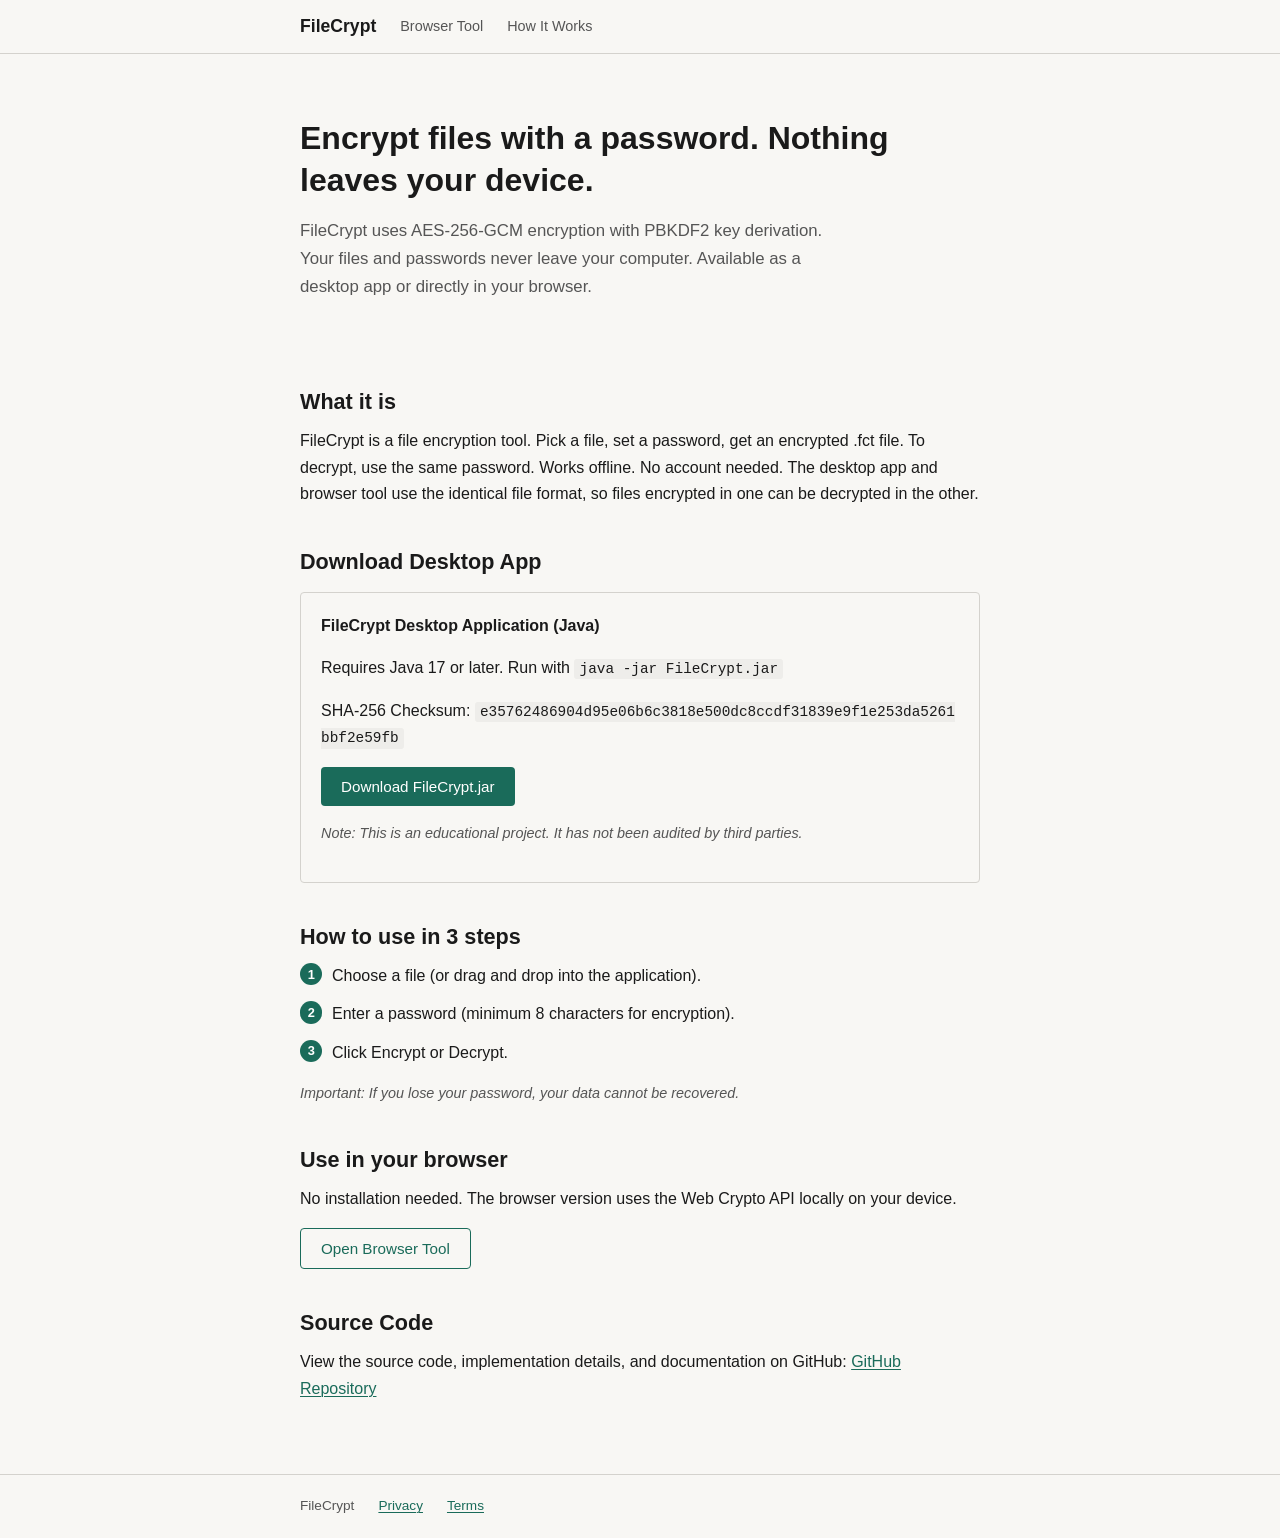
<file: web/index.html>
<!DOCTYPE html>
<html lang="en">
<head>
    <meta charset="utf-8">
    <meta name="viewport" content="width=device-width, initial-scale=1">
    <title>FileCrypt - Encrypt files with a password</title>
    <meta name="description" content="Encrypt and decrypt files with a password. Open-source desktop app and browser tool. Nothing leaves your device.">
    <meta property="og:title" content="FileCrypt - Encrypt files with a password">
    <meta property="og:description" content="Encrypt and decrypt files with a password. Open-source desktop app and browser tool. Nothing leaves your device.">
    <meta property="og:type" content="website">
    <meta name="theme-color" content="#1a6b5a">
    <link rel="icon" type="image/svg+xml" href="favicon.svg">
    <link rel="apple-touch-icon" href="favicon.svg">
    <link rel="stylesheet" href="style.css">
</head>
<body>
    <header class="site-nav">
        <div class="container">
            <a href="index.html" class="logo">FileCrypt</a>
            <a href="tool.html">Browser Tool</a>
            <a href="how-it-works.html">How It Works</a>
        </div>
    </header>

    <main>
        <div class="container">
            <section class="hero">
                <h1>Encrypt files with a password. Nothing leaves your device.</h1>
                <p>FileCrypt uses AES-256-GCM encryption with PBKDF2 key derivation. Your files and passwords never leave your computer. Available as a desktop app or directly in your browser.</p>
            </section>

            <section class="section">
                <h2>What it is</h2>
                <p>FileCrypt is a file encryption tool. Pick a file, set a password, get an encrypted .fct file. To decrypt, use the same password. Works offline. No account needed. The desktop app and browser tool use the identical file format, so files encrypted in one can be decrypted in the other.</p>
            </section>

            <section class="section">
                <h2>Download Desktop App</h2>
                <div class="download-box">
                    <p><strong>FileCrypt Desktop Application (Java)</strong></p>
                    <p>Requires Java 17 or later. Run with <code>java -jar FileCrypt.jar</code></p>
                    <p>SHA-256 Checksum: <code id="jar-checksum">e35762486904d95e06b6c3818e500dc8ccdf31839e9f1e253da5261bbf2e59fb</code></p>
                    <p><a href="downloads/FileCrypt.jar" class="btn" download>Download FileCrypt.jar</a></p>
                    <p class="note">Note: This is an educational project. It has not been audited by third parties.</p>
                </div>
            </section>

            <section class="section">
                <h2>How to use in 3 steps</h2>
                <ol class="steps">
                    <li>Choose a file (or drag and drop into the application).</li>
                    <li>Enter a password (minimum 8 characters for encryption).</li>
                    <li>Click Encrypt or Decrypt.</li>
                </ol>
                <p class="note">Important: If you lose your password, your data cannot be recovered.</p>
            </section>

            <section class="section">
                <h2>Use in your browser</h2>
                <p>No installation needed. The browser version uses the Web Crypto API locally on your device.</p>
                <p><a href="tool.html" class="btn btn-secondary">Open Browser Tool</a></p>
            </section>

            <section class="section">
                <h2>Source Code</h2>
                <p>View the source code, implementation details, and documentation on GitHub: <a href="https://github.com/Aman-kumar571/Encryption-Decryption">GitHub Repository</a></p>
            </section>
        </div>
    </main>

    <footer class="site-footer">
        <div class="container">
            <span>FileCrypt</span>
            <a href="privacy.html">Privacy</a>
            <a href="terms.html">Terms</a>
        </div>
    </footer>
</body>
</html>
</file>
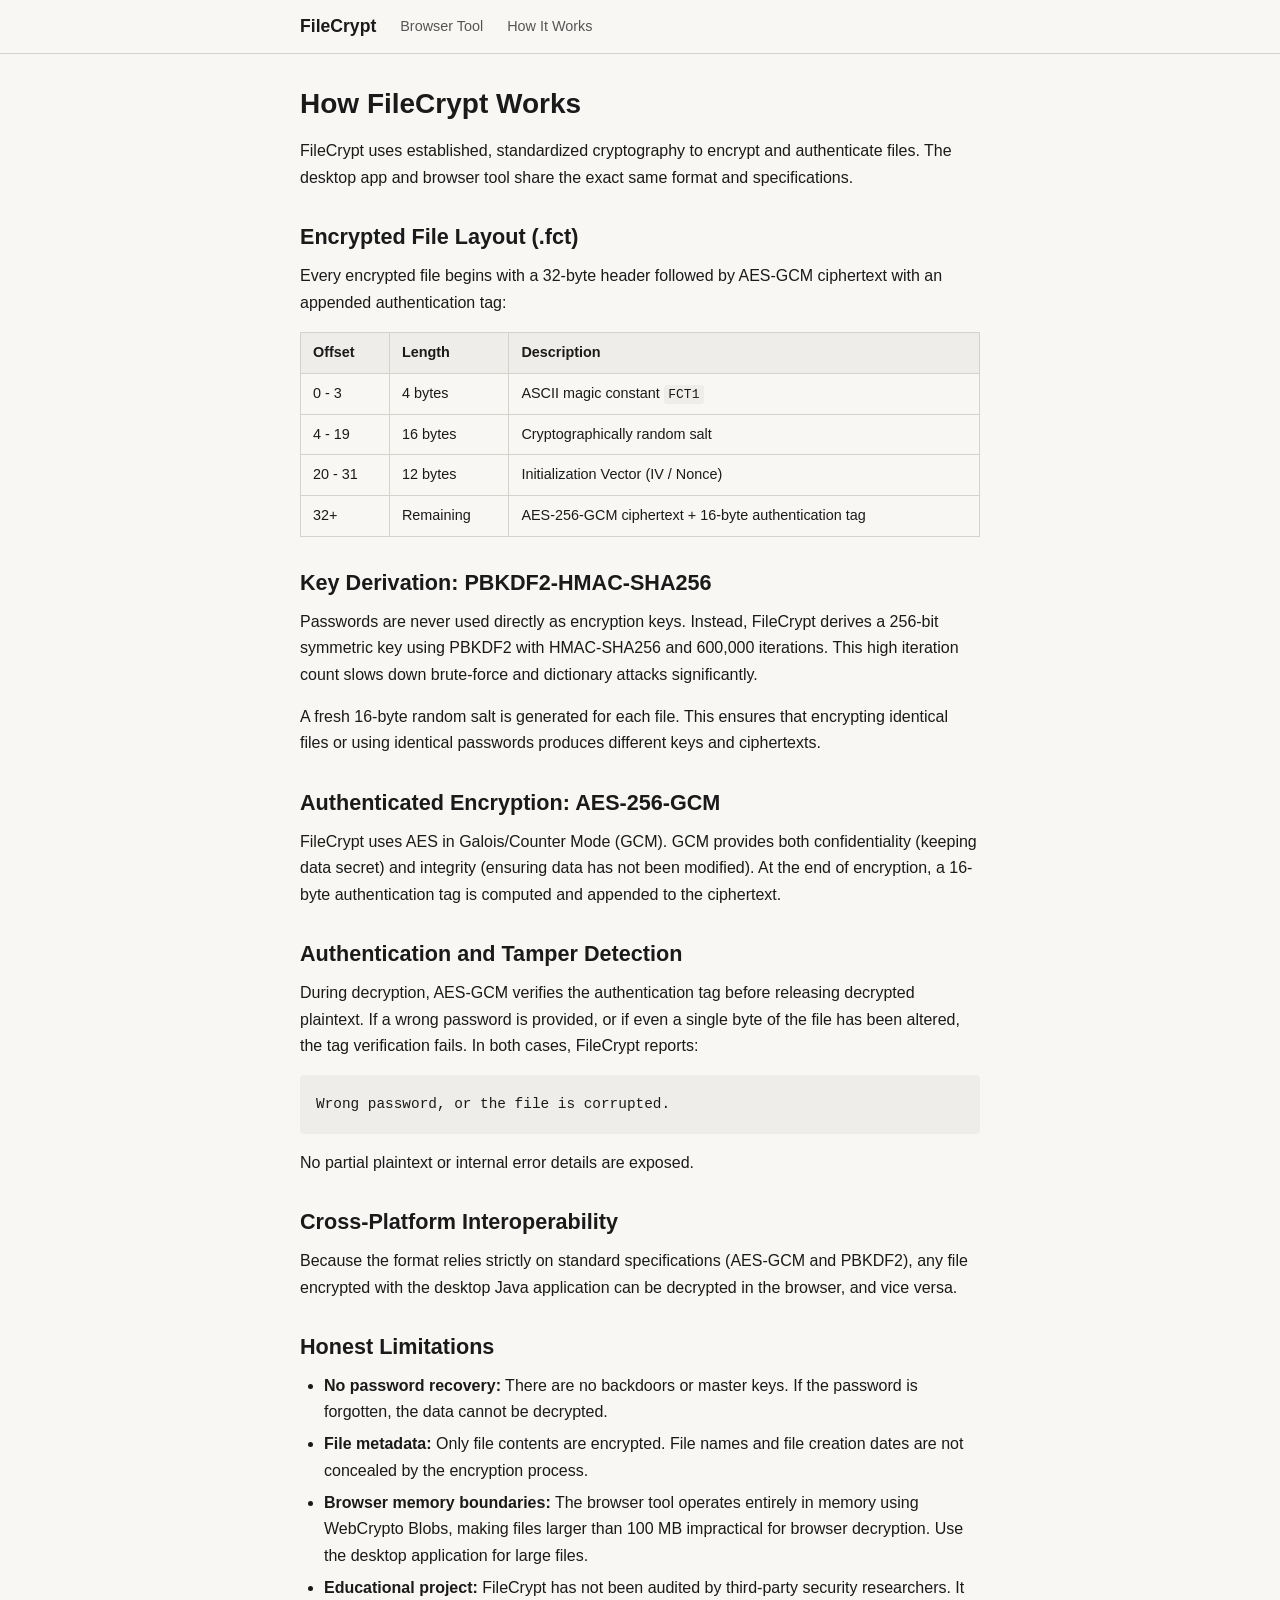
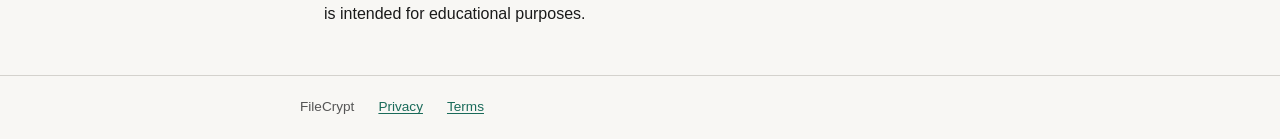
<file: web/how-it-works.html>
<!DOCTYPE html>
<html lang="en">
<head>
    <meta charset="utf-8">
    <meta name="viewport" content="width=device-width, initial-scale=1">
    <title>FileCrypt - How It Works</title>
    <meta name="description" content="Technical details, file format specification, and cryptographic architecture of FileCrypt.">
    <meta property="og:title" content="FileCrypt - How It Works">
    <meta property="og:description" content="Technical details, file format specification, and cryptographic architecture of FileCrypt.">
    <meta property="og:type" content="website">
    <meta name="theme-color" content="#1a6b5a">
    <link rel="icon" type="image/svg+xml" href="favicon.svg">
    <link rel="apple-touch-icon" href="favicon.svg">
    <link rel="stylesheet" href="style.css">
</head>
<body>
    <header class="site-nav">
        <div class="container">
            <a href="index.html" class="logo">FileCrypt</a>
            <a href="tool.html">Browser Tool</a>
            <a href="how-it-works.html">How It Works</a>
        </div>
    </header>

    <main>
        <div class="container">
            <h1>How FileCrypt Works</h1>
            <p>FileCrypt uses established, standardized cryptography to encrypt and authenticate files. The desktop app and browser tool share the exact same format and specifications.</p>

            <h2>Encrypted File Layout (.fct)</h2>
            <p>Every encrypted file begins with a 32-byte header followed by AES-GCM ciphertext with an appended authentication tag:</p>

            <table class="spec-table">
                <thead>
                    <tr>
                        <th>Offset</th>
                        <th>Length</th>
                        <th>Description</th>
                    </tr>
                </thead>
                <tbody>
                    <tr>
                        <td>0 - 3</td>
                        <td>4 bytes</td>
                        <td>ASCII magic constant <code>FCT1</code></td>
                    </tr>
                    <tr>
                        <td>4 - 19</td>
                        <td>16 bytes</td>
                        <td>Cryptographically random salt</td>
                    </tr>
                    <tr>
                        <td>20 - 31</td>
                        <td>12 bytes</td>
                        <td>Initialization Vector (IV / Nonce)</td>
                    </tr>
                    <tr>
                        <td>32+</td>
                        <td>Remaining</td>
                        <td>AES-256-GCM ciphertext + 16-byte authentication tag</td>
                    </tr>
                </tbody>
            </table>

            <h2>Key Derivation: PBKDF2-HMAC-SHA256</h2>
            <p>Passwords are never used directly as encryption keys. Instead, FileCrypt derives a 256-bit symmetric key using PBKDF2 with HMAC-SHA256 and 600,000 iterations. This high iteration count slows down brute-force and dictionary attacks significantly.</p>
            <p>A fresh 16-byte random salt is generated for each file. This ensures that encrypting identical files or using identical passwords produces different keys and ciphertexts.</p>

            <h2>Authenticated Encryption: AES-256-GCM</h2>
            <p>FileCrypt uses AES in Galois/Counter Mode (GCM). GCM provides both confidentiality (keeping data secret) and integrity (ensuring data has not been modified). At the end of encryption, a 16-byte authentication tag is computed and appended to the ciphertext.</p>

            <h2>Authentication and Tamper Detection</h2>
            <p>During decryption, AES-GCM verifies the authentication tag before releasing decrypted plaintext. If a wrong password is provided, or if even a single byte of the file has been altered, the tag verification fails. In both cases, FileCrypt reports:</p>
            <pre><code>Wrong password, or the file is corrupted.</code></pre>
            <p>No partial plaintext or internal error details are exposed.</p>

            <h2>Cross-Platform Interoperability</h2>
            <p>Because the format relies strictly on standard specifications (AES-GCM and PBKDF2), any file encrypted with the desktop Java application can be decrypted in the browser, and vice versa.</p>

            <h2>Honest Limitations</h2>
            <ul>
                <li><strong>No password recovery:</strong> There are no backdoors or master keys. If the password is forgotten, the data cannot be decrypted.</li>
                <li><strong>File metadata:</strong> Only file contents are encrypted. File names and file creation dates are not concealed by the encryption process.</li>
                <li><strong>Browser memory boundaries:</strong> The browser tool operates entirely in memory using WebCrypto Blobs, making files larger than 100 MB impractical for browser decryption. Use the desktop application for large files.</li>
                <li><strong>Educational project:</strong> FileCrypt has not been audited by third-party security researchers. It is intended for educational purposes.</li>
            </ul>
        </div>
    </main>

    <footer class="site-footer">
        <div class="container">
            <span>FileCrypt</span>
            <a href="privacy.html">Privacy</a>
            <a href="terms.html">Terms</a>
        </div>
    </footer>
</body>
</html>
</file>
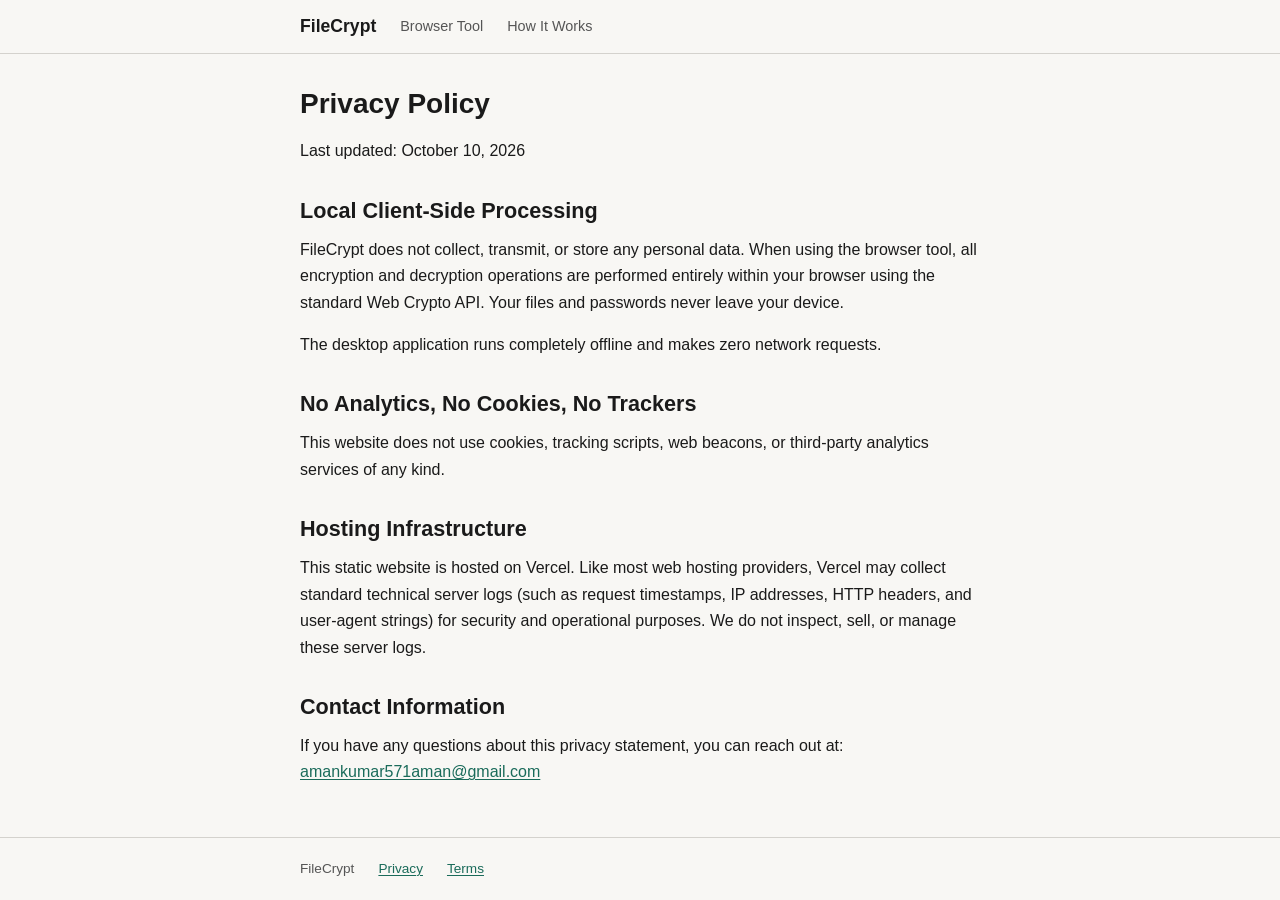
<file: web/privacy.html>
<!DOCTYPE html>
<html lang="en">

<head>
    <meta charset="utf-8">
    <meta name="viewport" content="width=device-width, initial-scale=1">
    <title>FileCrypt - Privacy Policy</title>
    <meta name="description" content="Privacy policy for FileCrypt. No data collection, zero network tracking.">
    <meta property="og:title" content="FileCrypt - Privacy Policy">
    <meta property="og:description" content="Privacy policy for FileCrypt. No data collection, zero network tracking.">
    <meta property="og:type" content="website">
    <meta name="theme-color" content="#1a6b5a">
    <link rel="icon" type="image/svg+xml" href="favicon.svg">
    <link rel="apple-touch-icon" href="favicon.svg">
    <link rel="stylesheet" href="style.css">
</head>

<body>
    <header class="site-nav">
        <div class="container">
            <a href="index.html" class="logo">FileCrypt</a>
            <a href="tool.html">Browser Tool</a>
            <a href="how-it-works.html">How It Works</a>
        </div>
    </header>

    <main>
        <div class="container">
            <h1>Privacy Policy</h1>
            <p>Last updated: October 10, 2026</p>

            <h2>Local Client-Side Processing</h2>
            <p>FileCrypt does not collect, transmit, or store any personal data. When using the browser tool, all
                encryption and decryption operations are performed entirely within your browser using the standard Web
                Crypto API. Your files and passwords never leave your device.</p>
            <p>The desktop application runs completely offline and makes zero network requests.</p>

            <h2>No Analytics, No Cookies, No Trackers</h2>
            <p>This website does not use cookies, tracking scripts, web beacons, or third-party analytics services of
                any kind.</p>

            <h2>Hosting Infrastructure</h2>
            <p>This static website is hosted on Vercel. Like most web hosting providers, Vercel may collect standard
                technical server logs (such as request timestamps, IP addresses, HTTP headers, and user-agent strings)
                for security and operational purposes. We do not inspect, sell, or manage these server logs.</p>

            <h2>Contact Information</h2>
            <p>If you have any questions about this privacy statement, you can reach out at: <a
                    href="mailto:[EMAIL_ADDRESS]">amankumar571aman@gmail.com</a></p>
        </div>
    </main>

    <footer class="site-footer">
        <div class="container">
            <span>FileCrypt</span>
            <a href="privacy.html">Privacy</a>
            <a href="terms.html">Terms</a>
        </div>
    </footer>
</body>

</html>
</file>
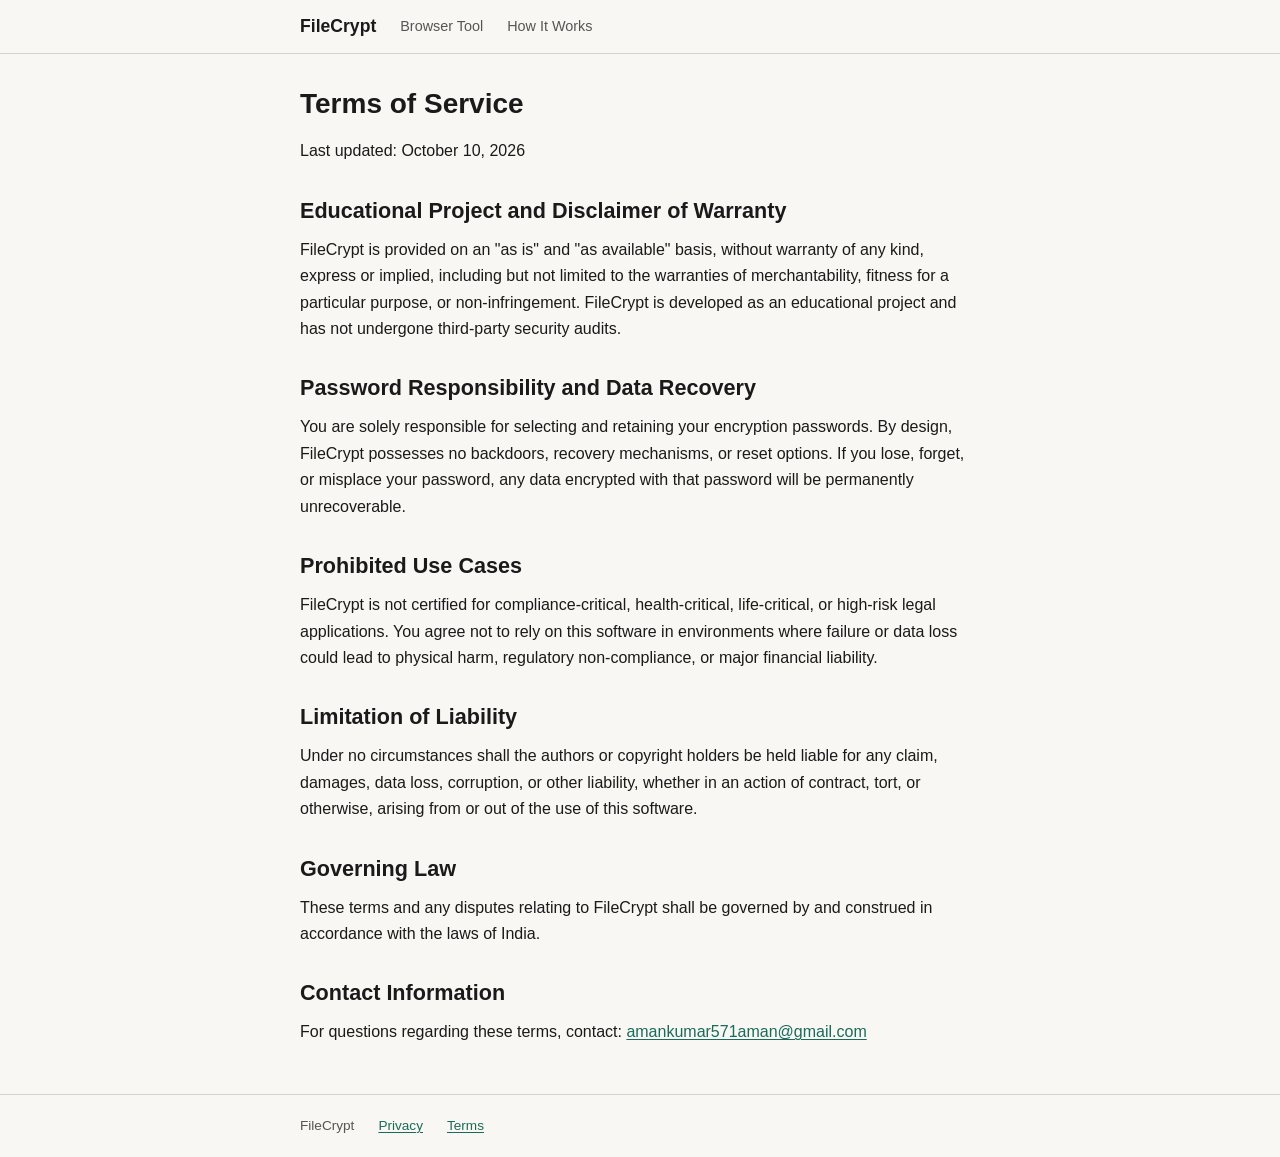
<file: web/terms.html>
<!DOCTYPE html>
<html lang="en">

<head>
    <meta charset="utf-8">
    <meta name="viewport" content="width=device-width, initial-scale=1">
    <title>FileCrypt - Terms of Service</title>
    <meta name="description" content="Terms of service and liability disclaimer for FileCrypt.">
    <meta property="og:title" content="FileCrypt - Terms of Service">
    <meta property="og:description" content="Terms of service and liability disclaimer for FileCrypt.">
    <meta property="og:type" content="website">
    <meta name="theme-color" content="#1a6b5a">
    <link rel="icon" type="image/svg+xml" href="favicon.svg">
    <link rel="apple-touch-icon" href="favicon.svg">
    <link rel="stylesheet" href="style.css">
</head>

<body>
    <header class="site-nav">
        <div class="container">
            <a href="index.html" class="logo">FileCrypt</a>
            <a href="tool.html">Browser Tool</a>
            <a href="how-it-works.html">How It Works</a>
        </div>
    </header>

    <main>
        <div class="container">
            <h1>Terms of Service</h1>
            <p>Last updated: October 10, 2026</p>

            <h2>Educational Project and Disclaimer of Warranty</h2>
            <p>FileCrypt is provided on an "as is" and "as available" basis, without warranty of any kind, express or
                implied, including but not limited to the warranties of merchantability, fitness for a particular
                purpose, or non-infringement. FileCrypt is developed as an educational project and has not undergone
                third-party security audits.</p>

            <h2>Password Responsibility and Data Recovery</h2>
            <p>You are solely responsible for selecting and retaining your encryption passwords. By design, FileCrypt
                possesses no backdoors, recovery mechanisms, or reset options. If you lose, forget, or misplace your
                password, any data encrypted with that password will be permanently unrecoverable.</p>

            <h2>Prohibited Use Cases</h2>
            <p>FileCrypt is not certified for compliance-critical, health-critical, life-critical, or high-risk legal
                applications. You agree not to rely on this software in environments where failure or data loss could
                lead to physical harm, regulatory non-compliance, or major financial liability.</p>

            <h2>Limitation of Liability</h2>
            <p>Under no circumstances shall the authors or copyright holders be held liable for any claim, damages, data
                loss, corruption, or other liability, whether in an action of contract, tort, or otherwise, arising from
                or out of the use of this software.</p>

            <h2>Governing Law</h2>
            <p>These terms and any disputes relating to FileCrypt shall be governed by and construed in accordance with
                the laws of India.</p>

            <h2>Contact Information</h2>
            <p>For questions regarding these terms, contact: <a
                    href="mailto:[EMAIL_ADDRESS]">amankumar571aman@gmail.com</a></p>
        </div>
    </main>

    <footer class="site-footer">
        <div class="container">
            <span>FileCrypt</span>
            <a href="privacy.html">Privacy</a>
            <a href="terms.html">Terms</a>
        </div>
    </footer>
</body>

</html>
</file>
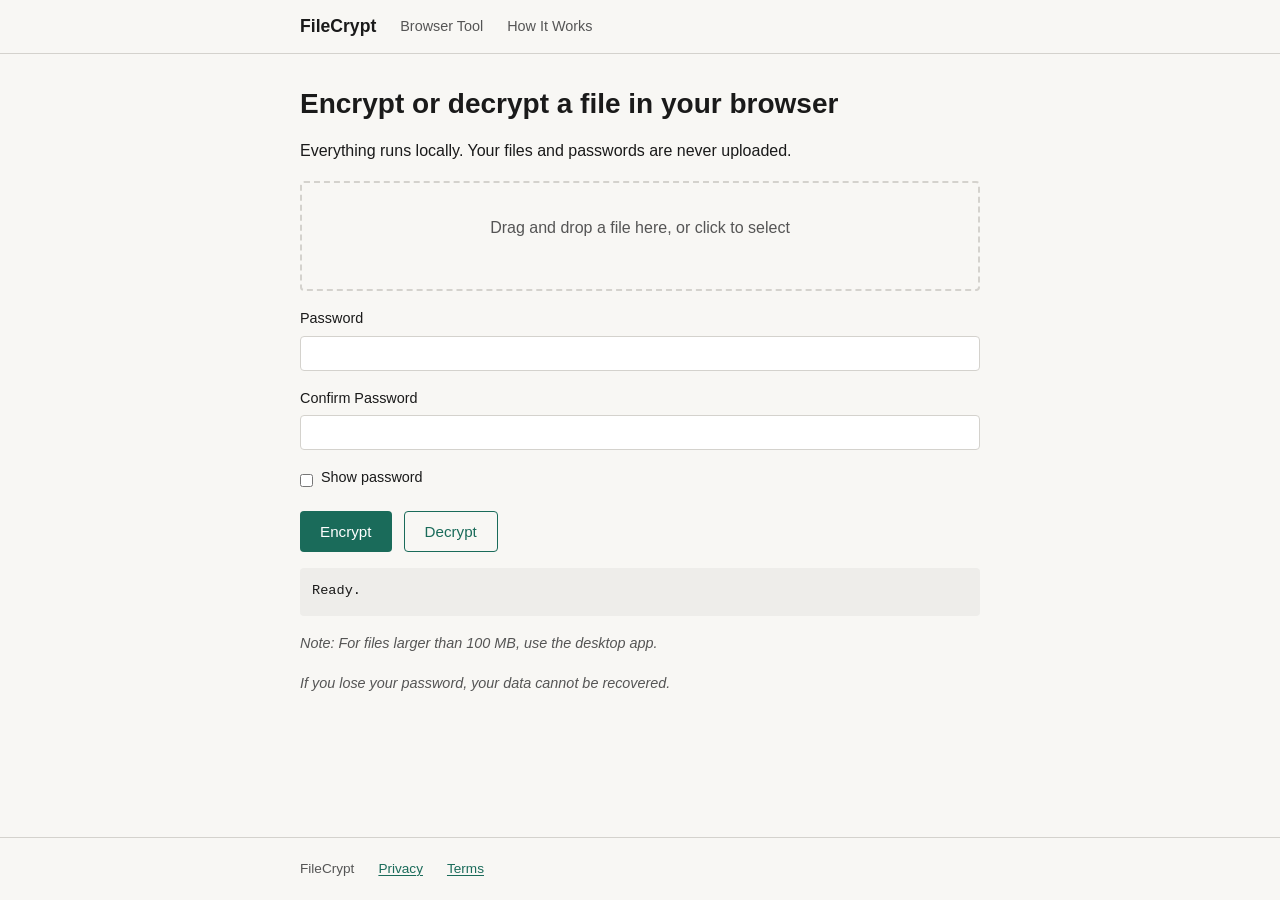
<file: web/tool.html>
<!DOCTYPE html>
<html lang="en">
<head>
    <meta charset="utf-8">
    <meta name="viewport" content="width=device-width, initial-scale=1">
    <title>FileCrypt - Browser Tool</title>
    <meta name="description" content="Encrypt and decrypt files directly in your browser. Client-side Web Crypto API. Nothing uploaded.">
    <meta property="og:title" content="FileCrypt - Browser Tool">
    <meta property="og:description" content="Encrypt and decrypt files directly in your browser. Client-side Web Crypto API. Nothing uploaded.">
    <meta property="og:type" content="website">
    <meta name="theme-color" content="#1a6b5a">
    <link rel="icon" type="image/svg+xml" href="favicon.svg">
    <link rel="apple-touch-icon" href="favicon.svg">
    <link rel="stylesheet" href="style.css">
</head>
<body>
    <header class="site-nav">
        <div class="container">
            <a href="index.html" class="logo">FileCrypt</a>
            <a href="tool.html">Browser Tool</a>
            <a href="how-it-works.html">How It Works</a>
        </div>
    </header>

    <main>
        <div class="container">
            <h1>Encrypt or decrypt a file in your browser</h1>
            <p>Everything runs locally. Your files and passwords are never uploaded.</p>

            <div class="drop-zone" id="dropZone" tabindex="0" role="button" aria-label="Choose file or drag and drop">
                <p>Drag and drop a file here, or click to select</p>
                <input type="file" id="fileInput" class="hidden">
            </div>

            <div id="fileInfo" class="file-info hidden">
                <strong>Selected:</strong> <span id="fileName"></span> (<span id="fileSize"></span>)
            </div>

            <div class="field-group">
                <label for="password">Password</label>
                <input type="password" id="password" autocomplete="new-password">
            </div>

            <div class="field-group" id="confirmPasswordGroup">
                <label for="confirmPassword">Confirm Password</label>
                <input type="password" id="confirmPassword" autocomplete="new-password">
            </div>

            <div class="checkbox-row">
                <input type="checkbox" id="showPassword">
                <label for="showPassword">Show password</label>
            </div>

            <div class="button-row">
                <button type="button" id="encryptBtn" class="btn">Encrypt</button>
                <button type="button" id="decryptBtn" class="btn btn-secondary">Decrypt</button>
            </div>

            <div class="progress-bar" id="progressBar">
                <div class="progress-fill"></div>
            </div>

            <div class="status-log" id="statusLog" aria-live="polite">Ready.</div>

            <p class="note">Note: For files larger than 100 MB, use the desktop app.</p>
            <p class="note">If you lose your password, your data cannot be recovered.</p>
        </div>
    </main>

    <footer class="site-footer">
        <div class="container">
            <span>FileCrypt</span>
            <a href="privacy.html">Privacy</a>
            <a href="terms.html">Terms</a>
        </div>
    </footer>

    <script type="module" src="tool.js"></script>
</body>
</html>
</file>
<file: web/style.css>
/* FileCrypt - Global Styles */

/* Reset */
*, *::before, *::after {
    box-sizing: border-box;
    margin: 0;
    padding: 0;
}

/* Variables */
:root {
    --bg: #f8f7f4;
    --text: #1a1a1a;
    --text-muted: #555;
    --accent: #1a6b5a;
    --accent-hover: #145647;
    --border: #d4d2cd;
    --code-bg: #eeedea;
    --font-stack: -apple-system, BlinkMacSystemFont, 'Segoe UI', Roboto, Oxygen, Ubuntu, Cantarell, sans-serif;
    --mono: 'SFMono-Regular', Consolas, 'Liberation Mono', Menlo, monospace;
    --max-w: 720px;
}

/* Base */
html {
    font-size: 16px;
    -webkit-text-size-adjust: 100%;
}

body {
    font-family: var(--font-stack);
    color: var(--text);
    background: var(--bg);
    line-height: 1.65;
    min-height: 100vh;
    display: flex;
    flex-direction: column;
}

/* Layout */
.container {
    max-width: var(--max-w);
    margin: 0 auto;
    padding: 0 1.25rem;
    width: 100%;
}

main {
    flex: 1;
    padding: 2rem 0;
}

/* Typography */
h1, h2, h3 {
    line-height: 1.3;
    font-weight: 600;
}

h1 { font-size: 1.75rem; margin-bottom: 1rem; }
h2 { font-size: 1.35rem; margin: 2rem 0 0.75rem; }
h3 { font-size: 1.1rem; margin: 1.5rem 0 0.5rem; }

p { margin-bottom: 1rem; }

a {
    color: var(--accent);
    text-decoration: underline;
    text-decoration-thickness: 1px;
    text-underline-offset: 2px;
}

a:hover, a:focus {
    color: var(--accent-hover);
}

a:focus-visible {
    outline: 2px solid var(--accent);
    outline-offset: 2px;
}

code {
    font-family: var(--mono);
    font-size: 0.9em;
    background: var(--code-bg);
    padding: 0.15em 0.35em;
    border-radius: 3px;
    word-break: break-all;
}

pre {
    background: var(--code-bg);
    padding: 1rem;
    border-radius: 4px;
    overflow-x: auto;
    margin-bottom: 1rem;
}

pre code {
    background: none;
    padding: 0;
}

ol, ul {
    margin: 0 0 1rem 1.5rem;
}

li {
    margin-bottom: 0.35rem;
}

/* Navigation */
.site-nav {
    border-bottom: 1px solid var(--border);
    padding: 0.75rem 0;
}

.site-nav .container {
    display: flex;
    align-items: center;
    gap: 1.5rem;
    flex-wrap: wrap;
}

.site-nav .logo {
    font-weight: 700;
    font-size: 1.1rem;
    color: var(--text);
    text-decoration: none;
}

.site-nav .logo:hover {
    color: var(--accent);
}

.site-nav a {
    font-size: 0.9rem;
    color: var(--text-muted);
    text-decoration: none;
}

.site-nav a:hover, .site-nav a:focus {
    color: var(--accent);
}

/* Footer */
.site-footer {
    border-top: 1px solid var(--border);
    padding: 1.25rem 0;
    font-size: 0.85rem;
    color: var(--text-muted);
}

.site-footer .container {
    display: flex;
    gap: 1.5rem;
    flex-wrap: wrap;
}

/* Buttons */
.btn {
    display: inline-block;
    padding: 0.55rem 1.25rem;
    background: var(--accent);
    color: #fff;
    border: none;
    border-radius: 4px;
    font-size: 0.95rem;
    font-family: inherit;
    cursor: pointer;
    text-decoration: none;
    line-height: 1.4;
}

.btn:hover, .btn:focus {
    background: var(--accent-hover);
    color: #fff;
}

.btn:focus-visible {
    outline: 2px solid var(--accent);
    outline-offset: 2px;
}

.btn:disabled {
    opacity: 0.5;
    cursor: not-allowed;
}

.btn-secondary {
    background: transparent;
    color: var(--accent);
    border: 1px solid var(--accent);
}

.btn-secondary:hover, .btn-secondary:focus {
    background: var(--accent);
    color: #fff;
}

/* Form controls */
input[type="text"],
input[type="password"],
input[type="file"] {
    font-family: inherit;
    font-size: 0.95rem;
    padding: 0.5rem 0.75rem;
    border: 1px solid var(--border);
    border-radius: 4px;
    background: #fff;
    color: var(--text);
    width: 100%;
}

input:focus {
    outline: none;
    border-color: var(--accent);
    box-shadow: 0 0 0 2px rgba(26, 107, 90, 0.2);
}

label {
    display: block;
    font-size: 0.9rem;
    font-weight: 500;
    margin-bottom: 0.3rem;
}

.checkbox-row {
    display: flex;
    align-items: center;
    gap: 0.5rem;
    margin: 0.5rem 0;
}

.checkbox-row input[type="checkbox"] {
    width: auto;
    accent-color: var(--accent);
}

/* Field group */
.field-group {
    margin-bottom: 1rem;
}

/* Tool area */
.drop-zone {
    border: 2px dashed var(--border);
    border-radius: 4px;
    padding: 2rem;
    text-align: center;
    cursor: pointer;
    margin-bottom: 1rem;
    color: var(--text-muted);
}

.drop-zone:hover, .drop-zone.drag-over {
    border-color: var(--accent);
    color: var(--accent);
}

.drop-zone:focus-visible {
    outline: 2px solid var(--accent);
    outline-offset: 2px;
}

.file-info {
    background: var(--code-bg);
    padding: 0.5rem 0.75rem;
    border-radius: 4px;
    margin-bottom: 1rem;
    font-size: 0.9rem;
}

.button-row {
    display: flex;
    gap: 0.75rem;
    margin: 1rem 0;
    flex-wrap: wrap;
}

/* Progress bar */
.progress-bar {
    width: 100%;
    height: 6px;
    background: var(--border);
    border-radius: 3px;
    overflow: hidden;
    margin: 1rem 0;
    display: none;
}

.progress-bar.active {
    display: block;
}

.progress-bar .progress-fill {
    height: 100%;
    background: var(--accent);
    width: 0%;
    border-radius: 3px;
}

.progress-bar.indeterminate .progress-fill {
    width: 30%;
    animation: indeterminate 1.2s linear infinite;
}

@keyframes indeterminate {
    0% { transform: translateX(-100%); }
    100% { transform: translateX(400%); }
}

/* Status log */
.status-log {
    font-family: var(--mono);
    font-size: 0.85rem;
    background: var(--code-bg);
    padding: 0.75rem;
    border-radius: 4px;
    min-height: 3rem;
    max-height: 10rem;
    overflow-y: auto;
    white-space: pre-wrap;
    word-break: break-word;
    margin: 1rem 0;
}

/* Hero */
.hero {
    padding: 2rem 0;
}

.hero h1 {
    font-size: 2rem;
}

.hero p {
    font-size: 1.05rem;
    color: var(--text-muted);
    max-width: 560px;
}

/* Section */
.section {
    margin: 2.5rem 0;
}

.note {
    font-size: 0.9rem;
    color: var(--text-muted);
    font-style: italic;
}

/* Download box */
.download-box {
    border: 1px solid var(--border);
    border-radius: 4px;
    padding: 1.25rem;
    margin: 1rem 0;
}

/* Steps */
.steps {
    counter-reset: step-counter;
    list-style: none;
    margin-left: 0;
}

.steps li {
    counter-increment: step-counter;
    padding-left: 2rem;
    position: relative;
    margin-bottom: 0.75rem;
}

.steps li::before {
    content: counter(step-counter);
    position: absolute;
    left: 0;
    top: 0;
    width: 1.4rem;
    height: 1.4rem;
    background: var(--accent);
    color: #fff;
    border-radius: 50%;
    font-size: 0.8rem;
    font-weight: 600;
    display: flex;
    align-items: center;
    justify-content: center;
}

/* Table for format spec */
.spec-table {
    width: 100%;
    border-collapse: collapse;
    margin: 1rem 0;
    font-size: 0.9rem;
}

.spec-table th, .spec-table td {
    border: 1px solid var(--border);
    padding: 0.5rem 0.75rem;
    text-align: left;
}

.spec-table th {
    background: var(--code-bg);
    font-weight: 600;
}

/* Hidden utility */
.hidden {
    display: none !important;
}

/* Responsive */
@media (max-width: 480px) {
    .hero h1 { font-size: 1.5rem; }
    h1 { font-size: 1.4rem; }
    h2 { font-size: 1.2rem; }
    .drop-zone { padding: 1.25rem; }
}
</file>
